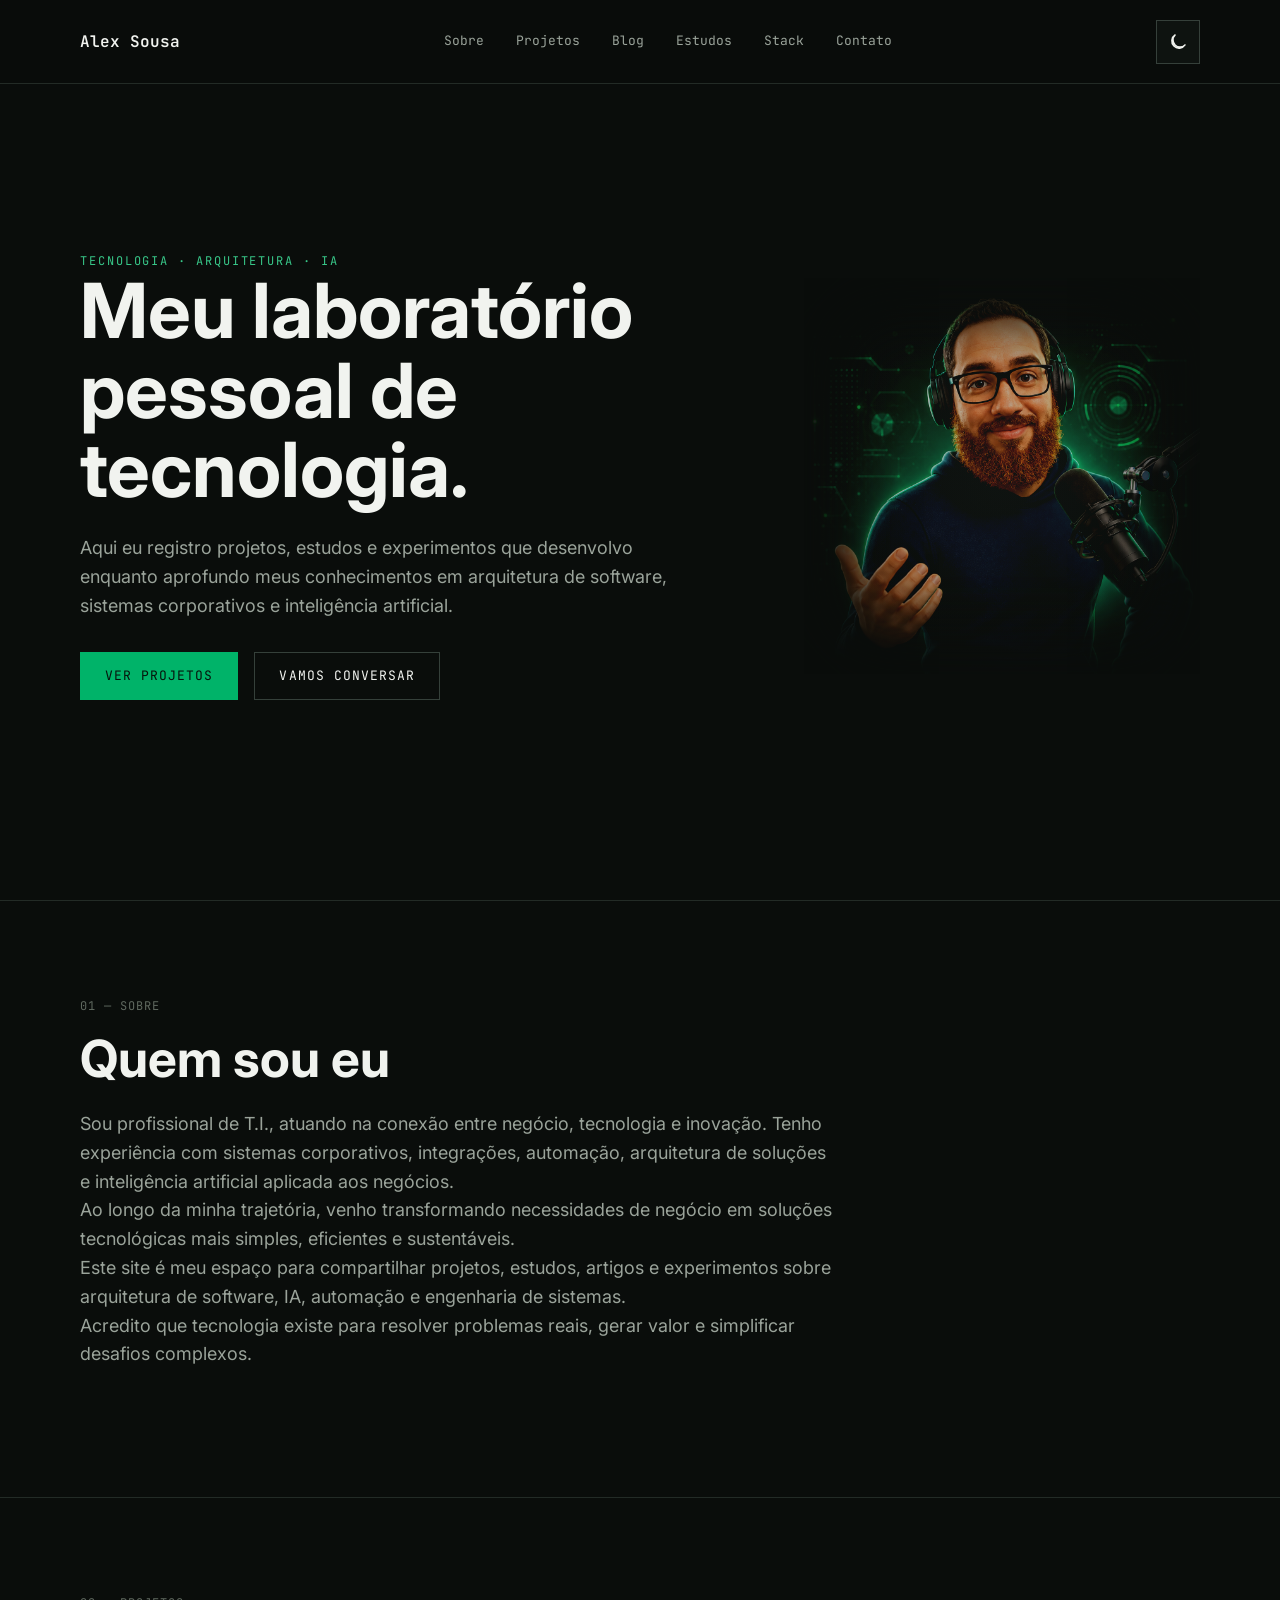
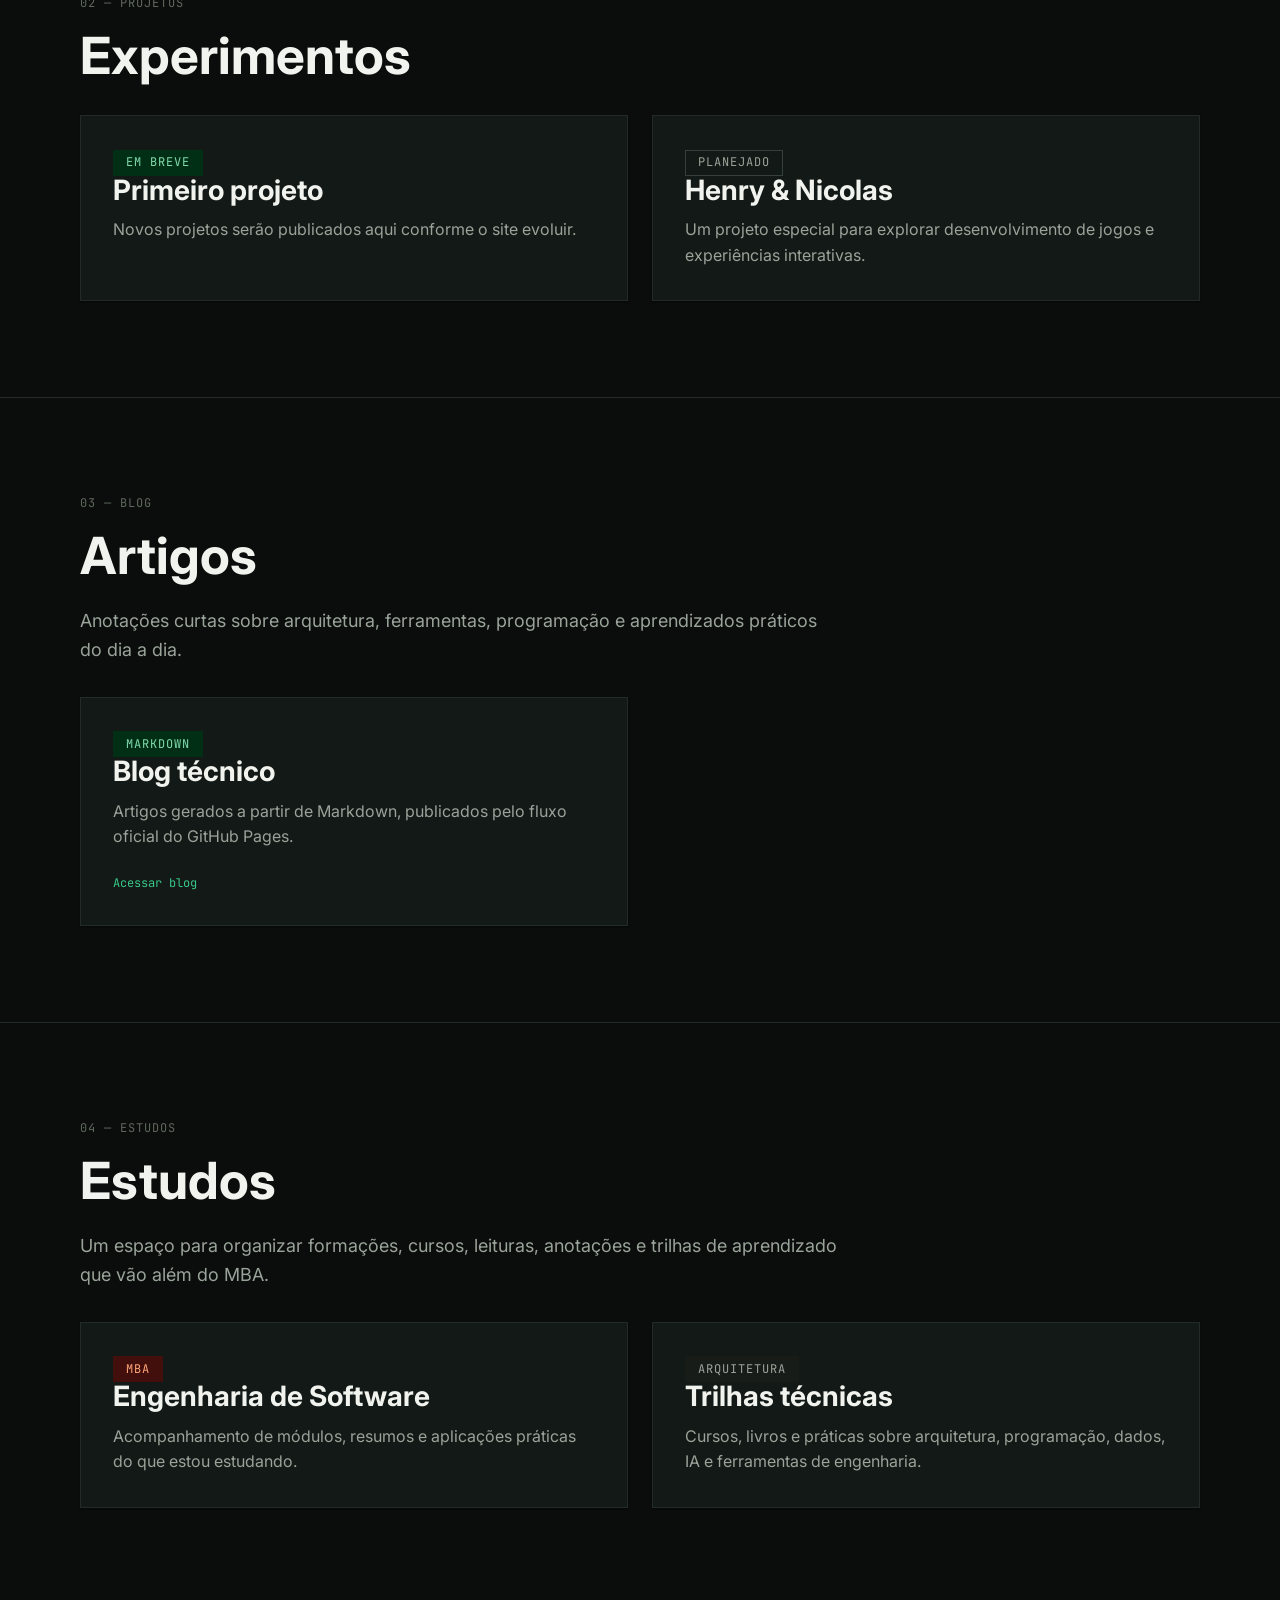
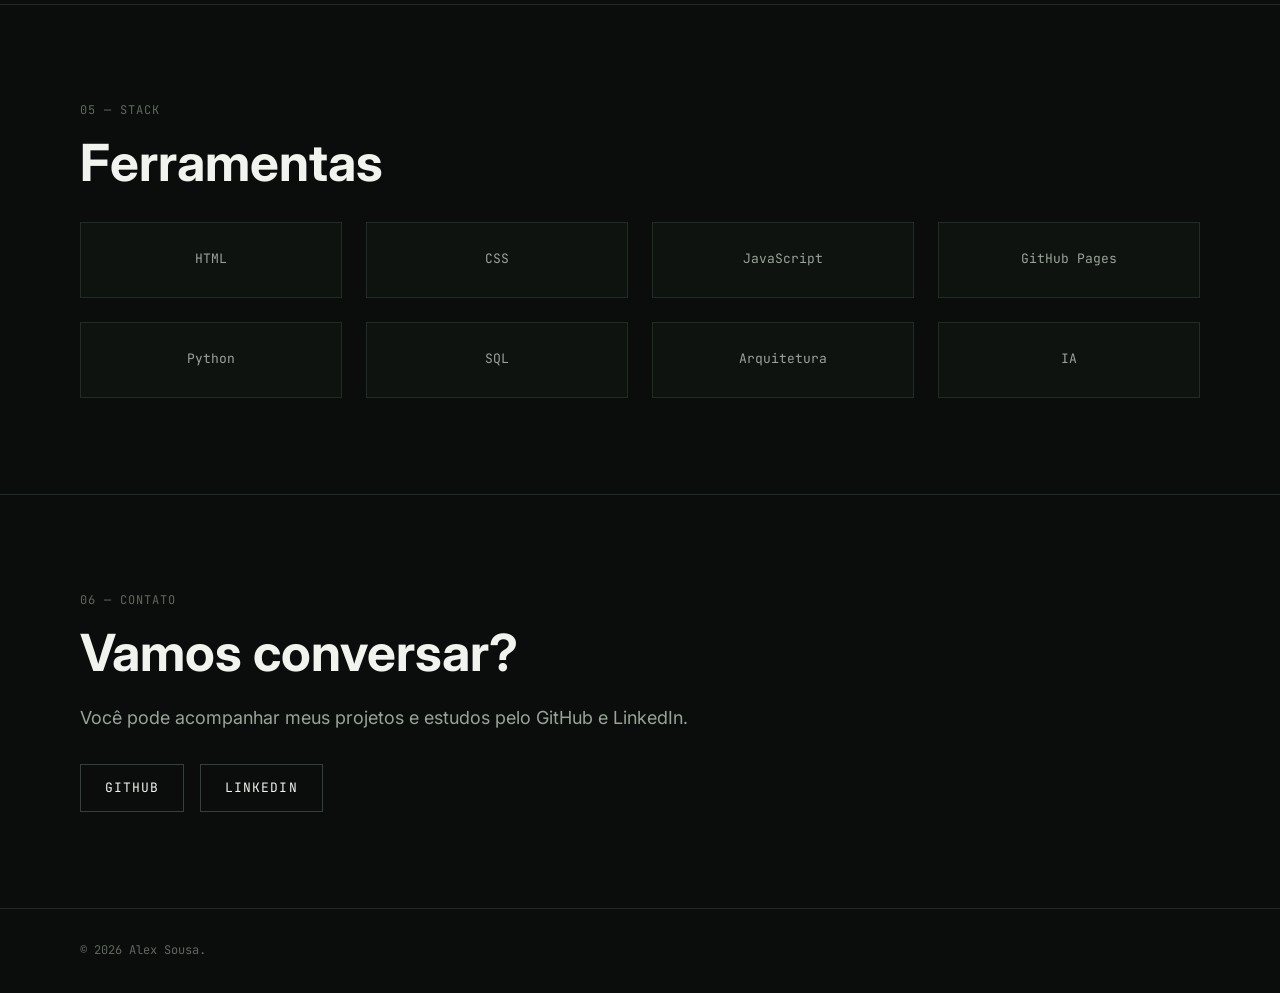
<file: index.html>
<!DOCTYPE html>
<html lang="pt-BR">
<head>
    <meta charset="UTF-8">
    <meta name="viewport" content="width=device-width, initial-scale=1.0">

    <meta
        name="description"
        content="Laboratório pessoal de Alex Sousa sobre tecnologia, arquitetura de software, inteligência artificial, estudos e projetos."
    >

    <title>Alex Sousa | Laboratório pessoal</title>

    <link rel="stylesheet" href="./src/styles/global.css">
</head>

<body>

    <header class="nav">
        <div class="container nav-content">
            <a href="#inicio" class="nav-brand">
                Alex Sousa
            </a>

            <nav class="nav-links" aria-label="Navegação principal">
                <a href="#sobre">Sobre</a>
                <a href="#projetos">Projetos</a>
                <a href="#blog">Blog</a>
                <a href="#estudos">Estudos</a>
                <a href="#stack">Stack</a>
                <a href="#contato">Contato</a>
            </nav>
        </div>
    </header>

    <main>

        <section id="inicio" class="hero">
            <div class="container hero__grid">
                <div>
                    <p class="eyebrow">
                        Tecnologia · Arquitetura · IA
                    </p>

                    <h1 class="hero__title">
                        Meu laboratório pessoal de tecnologia.
                    </h1>

                    <p class="hero__description">
                        Aqui eu registro projetos, estudos e experimentos que desenvolvo 
                        enquanto aprofundo meus conhecimentos em arquitetura de software, 
                        sistemas corporativos e inteligência artificial.
                    </p>

                    <div class="hero__actions">
                        <a href="#projetos" class="btn btn-primary">
                            Ver projetos
                        </a>

                        <a href="#contato" class="btn btn-secondary">
                            Vamos conversar
                        </a>
                    </div>
                </div>

                <figure class="hero__media" aria-label="Foto de Alex Sousa">
                    <img
                        src="./src/assets/images/alex_sousa.png"
                        alt="Alex Sousa"
                    >
                </figure>
            </div>
        </section>

        <section id="sobre" class="section">
            <div class="container">
                <div class="section__header">
                    <span class="card-kicker">
                        01 — Sobre
                    </span>

                    <h2 class="section__title">
                        Quem sou eu
                    </h2>

                    <p class="section__text">
                        Sou profissional de T.I., atuando na conexão entre negócio, tecnologia e inovação. Tenho experiência com sistemas corporativos, integrações, automação, arquitetura de soluções e inteligência artificial aplicada aos negócios.
                    </p>

                    <p class="section__text">
                        Ao longo da minha trajetória, venho transformando necessidades de negócio em soluções tecnológicas mais simples, eficientes e sustentáveis.
                    </p>

                    <p class="section__text">
                        Este site é meu espaço para compartilhar projetos, estudos, artigos e experimentos sobre arquitetura de software, IA, automação e engenharia de sistemas.
                    </p>

                    <p class="section__text">
                        Acredito que tecnologia existe para resolver problemas reais, gerar valor e simplificar desafios complexos.
                    </p>
                </div>
            </div>
        </section>

        <section id="projetos" class="section">
            <div class="container">
                <div class="section__header">
                    <span class="card-kicker">
                        02 — Projetos
                    </span>

                    <h2 class="section__title">
                        Experimentos
                    </h2>
                </div>

                <div class="grid grid--two">
                    <article class="card elev-sm">
                        <span class="tag tag-accent">
                            Em breve
                        </span>

                        <h3 class="card-title">
                            Primeiro projeto
                        </h3>

                        <p class="card-body">
                            Novos projetos serão publicados aqui conforme o
                            site evoluir.
                        </p>
                    </article>

                    <article class="card elev-sm">
                        <span class="tag tag-outline">
                            Planejado
                        </span>

                        <h3 class="card-title">
                            Henry & Nicolas
                        </h3>

                        <p class="card-body">
                            Um projeto especial para explorar desenvolvimento
                            de jogos e experiências interativas.
                        </p>
                    </article>
                </div>
            </div>
        </section>

        <section id="blog" class="section">
            <div class="container">
                <div class="section__header">
                    <span class="card-kicker">
                        03 — Blog
                    </span>

                    <h2 class="section__title">
                        Artigos
                    </h2>

                    <p class="section__text">
                        Anotações curtas sobre arquitetura, ferramentas,
                        programação e aprendizados práticos do dia a dia.
                    </p>
                </div>

                <div class="grid grid--two">
                    <article class="card elev-sm">
                        <span class="tag tag-accent">
                            Markdown
                        </span>

                        <h3 class="card-title">
                            Blog técnico
                        </h3>

                        <p class="card-body">
                            Artigos gerados a partir de Markdown, publicados
                            pelo fluxo oficial do GitHub Pages.
                        </p>

                        <span class="card-meta">
                            <a href="./blog/">Acessar blog</a>
                        </span>
                    </article>
                </div>
            </div>
        </section>

        <section id="estudos" class="section">
            <div class="container">
                <div class="section__header">
                    <span class="card-kicker">
                        04 — Estudos
                    </span>

                    <h2 class="section__title">
                        Estudos
                    </h2>

                    <p class="section__text">
                        Um espaço para organizar formações, cursos, leituras,
                        anotações e trilhas de aprendizado que vão além do MBA.
                    </p>
                </div>

                <div class="grid grid--two">
                    <article class="card elev-sm">
                        <a class="tag tag-accent-2" href="./blog/?tag=MBA">
                            MBA
                        </a>

                        <h3 class="card-title">
                            Engenharia de Software
                        </h3>

                        <p class="card-body">
                            Acompanhamento de módulos, resumos e aplicações
                            práticas do que estou estudando.
                        </p>
                    </article>

                    <article class="card elev-sm">
                        <a class="tag tag-neutral" href="./blog/?tag=Arquitetura">
                            Arquitetura
                        </a>

                        <h3 class="card-title">
                            Trilhas técnicas
                        </h3>

                        <p class="card-body">
                            Cursos, livros e práticas sobre arquitetura,
                            programação, dados, IA e ferramentas de engenharia.
                        </p>
                    </article>
                </div>
            </div>
        </section>

        <section id="stack" class="section">
            <div class="container">
                <div class="section__header">
                    <span class="card-kicker">
                        05 — Stack
                    </span>

                    <h2 class="section__title">
                        Ferramentas
                    </h2>
                </div>

                <div class="grid grid--four">
                    <div class="stack-item">HTML</div>
                    <div class="stack-item">CSS</div>
                    <div class="stack-item">JavaScript</div>
                    <div class="stack-item">GitHub Pages</div>
                    <div class="stack-item">Python</div>
                    <div class="stack-item">SQL</div>
                    <div class="stack-item">Arquitetura</div>
                    <div class="stack-item">IA</div>
                </div>
            </div>
        </section>

        <section id="contato" class="section">
            <div class="container">
                <div class="section__header">
                    <span class="card-kicker">
                        06 — Contato
                    </span>

                    <h2 class="section__title">
                        Vamos conversar?
                    </h2>

                    <p class="section__text">
                        Você pode acompanhar meus projetos e estudos pelo
                        GitHub e LinkedIn.
                    </p>
                </div>

                <div class="section__actions">
                    <a
                        href="https://github.com/alexcarlos06"
                        target="_blank"
                        rel="noopener noreferrer"
                        class="btn btn-secondary"
                    >
                        GitHub
                    </a>

                    <a
                        href="https://www.linkedin.com/in/alexcsousa/"
                        target="_blank"
                        rel="noopener noreferrer"
                        class="btn btn-secondary"
                    >
                        LinkedIn
                    </a>
                </div>
            </div>
        </section>

    </main>

    <footer class="footer">
        <div class="container">
            © <span id="current-year"></span> Alex Sousa.
        </div>
    </footer>

    <script src="./src/main.js"></script>

</body>
</html>
</file>
<file: src/styles/global.css>
@import "../design-system/styles.css";

.nav {
    min-height: 84px;
    background: color-mix(in srgb, var(--color-bg) 85%, transparent);
}

.nav-content {
    position: relative;
    width: min(
        calc(100% - 40px),
        var(--container-width)
    );
    min-height: 84px;
    margin: 0 auto;
    padding-top: var(--space-3);
    padding-bottom: var(--space-3);
}

.nav-brand::before {
    content: "";
}

.theme-toggle {
    flex: 0 0 auto;
    border-color: var(--color-border-strong);
    background: var(--color-bg-raised);
}

.theme-toggle:hover {
    border-color: var(--color-accent-500);
    color: var(--color-accent-500);
}

.theme-toggle svg {
    width: 20px;
    height: 20px;
    display: block;
}

.hero {
    min-height: 100vh;
    display: flex;
    align-items: center;
    padding: 116px 0 var(--space-8);
}

.hero__grid {
    display: grid;
    grid-template-columns: minmax(0, 1.25fr) minmax(280px, 0.75fr);
    gap: var(--space-8);
    align-items: center;
}

.hero__title {
    max-width: 820px;
    font-size: clamp(42px, 6vw, 76px);
}

.hero__description {
    max-width: 620px;
    margin-top: var(--space-5);
    color: var(--color-text-secondary);
    font-size: var(--text-md);
}

.hero__actions,
.section__actions {
    display: flex;
    flex-wrap: wrap;
    gap: var(--space-4);
    margin-top: var(--space-6);
}

.hero__media {
    position: relative;
    background:
        radial-gradient(
            circle at center,
            color-mix(in srgb, var(--color-surface) 70%, transparent),
            color-mix(in srgb, var(--color-bg) 95%, transparent) 72%
        );
    aspect-ratio: 1;
    overflow: hidden;
}

.hero__media::after {
    content: "";
    position: absolute;
    inset: 0;
    background:
        radial-gradient(
            circle at center,
            transparent 48%,
            color-mix(in srgb, var(--color-bg) 38%, transparent) 72%,
            var(--color-bg) 100%
        ),
        linear-gradient(
            to bottom,
            color-mix(in srgb, var(--color-bg) 14%, transparent),
            color-mix(in srgb, var(--color-bg) 34%, transparent)
        );
    pointer-events: none;
}

.hero__media::before {
    content: "";
    position: absolute;
    inset: 0;
    z-index: 1;
    box-shadow: inset 0 0 68px 38px var(--color-bg);
    pointer-events: none;
}

.hero__media img {
    width: 100%;
    height: 100%;
    display: block;
    object-fit: cover;
    opacity: 0.9;
    mix-blend-mode: lighten;
    -webkit-mask-image: radial-gradient(
        circle at center,
        #000 58%,
        rgba(0, 0, 0, 0.62) 76%,
        transparent 100%
    );
    mask-image: radial-gradient(
        circle at center,
        #000 58%,
        rgba(0, 0, 0, 0.62) 76%,
        transparent 100%
    );
}

:root[data-theme="light"] .hero__media img {
    opacity: 0.96;
    mix-blend-mode: multiply;
}

.section {
    padding: var(--space-9) 0;
    border-top: 1px solid var(--color-border);
}

.section__header {
    max-width: 760px;
    margin-bottom: var(--space-6);
}

.section__title {
    margin-bottom: var(--space-5);
    font-size: clamp(34px, 4vw, 52px);
}

.section__text {
    color: var(--color-text-secondary);
    font-size: var(--text-md);
}

.grid {
    display: grid;
    gap: var(--space-5);
}

.grid--two {
    grid-template-columns: repeat(2, minmax(0, 1fr));
}

.grid--four {
    grid-template-columns: repeat(4, minmax(0, 1fr));
}

.stack-item {
    min-height: 76px;
    display: flex;
    align-items: center;
    justify-content: center;
    border: 1px solid var(--color-border);
    background: var(--color-bg-raised);
    color: var(--color-text-secondary);
    font-family: var(--font-mono);
    font-size: var(--text-sm);
    text-align: center;
}

.footer {
    padding: var(--space-6) 0;
    border-top: 1px solid var(--color-border);
    color: var(--color-text-tertiary);
    font-family: var(--font-mono);
    font-size: var(--text-xs);
}

@media (max-width: 860px) {
    .nav {
        height: auto;
        min-height: 0;
        position: sticky;
    }

    .nav-content {
        height: auto;
        min-height: 0;
        gap: var(--space-4);
        align-items: flex-start;
        flex-direction: column;
        padding-top: var(--space-5);
        padding-bottom: var(--space-5);
    }

    .nav-links {
        width: 100%;
        gap: var(--space-4);
        overflow-x: auto;
        padding-right: 52px;
        padding-bottom: var(--space-2);
    }

    .theme-toggle {
        position: absolute;
        top: var(--space-4);
        right: 0;
    }

    .hero {
        min-height: auto;
        padding-top: var(--space-7);
    }

    .hero__grid,
    .grid--two {
        grid-template-columns: 1fr;
    }

    .grid--four {
        grid-template-columns: repeat(2, minmax(0, 1fr));
    }
}

@media (max-width: 520px) {
    .hero__actions,
    .section__actions {
        flex-direction: column;
        align-items: stretch;
    }

    .btn {
        justify-content: center;
    }

    .theme-toggle {
        width: 44px;
    }

    .grid--four {
        grid-template-columns: 1fr;
    }
}
</file>
